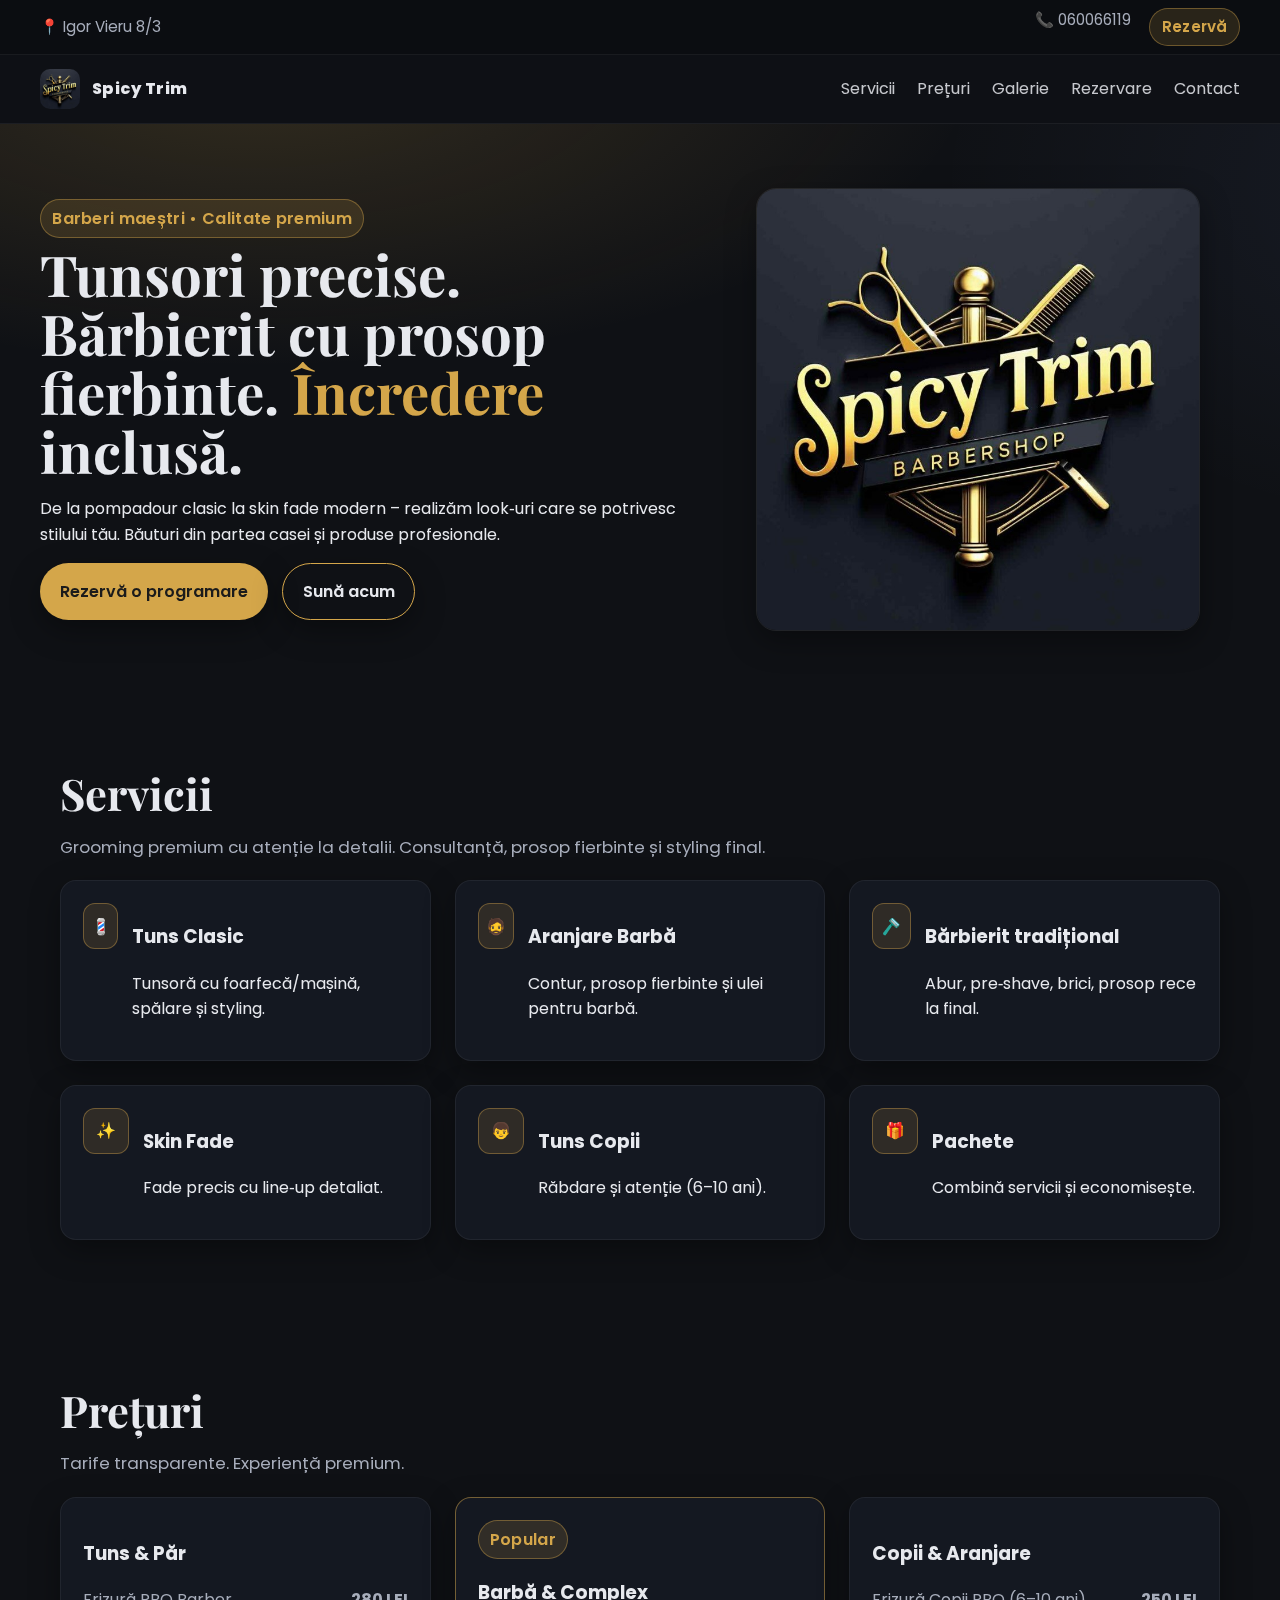
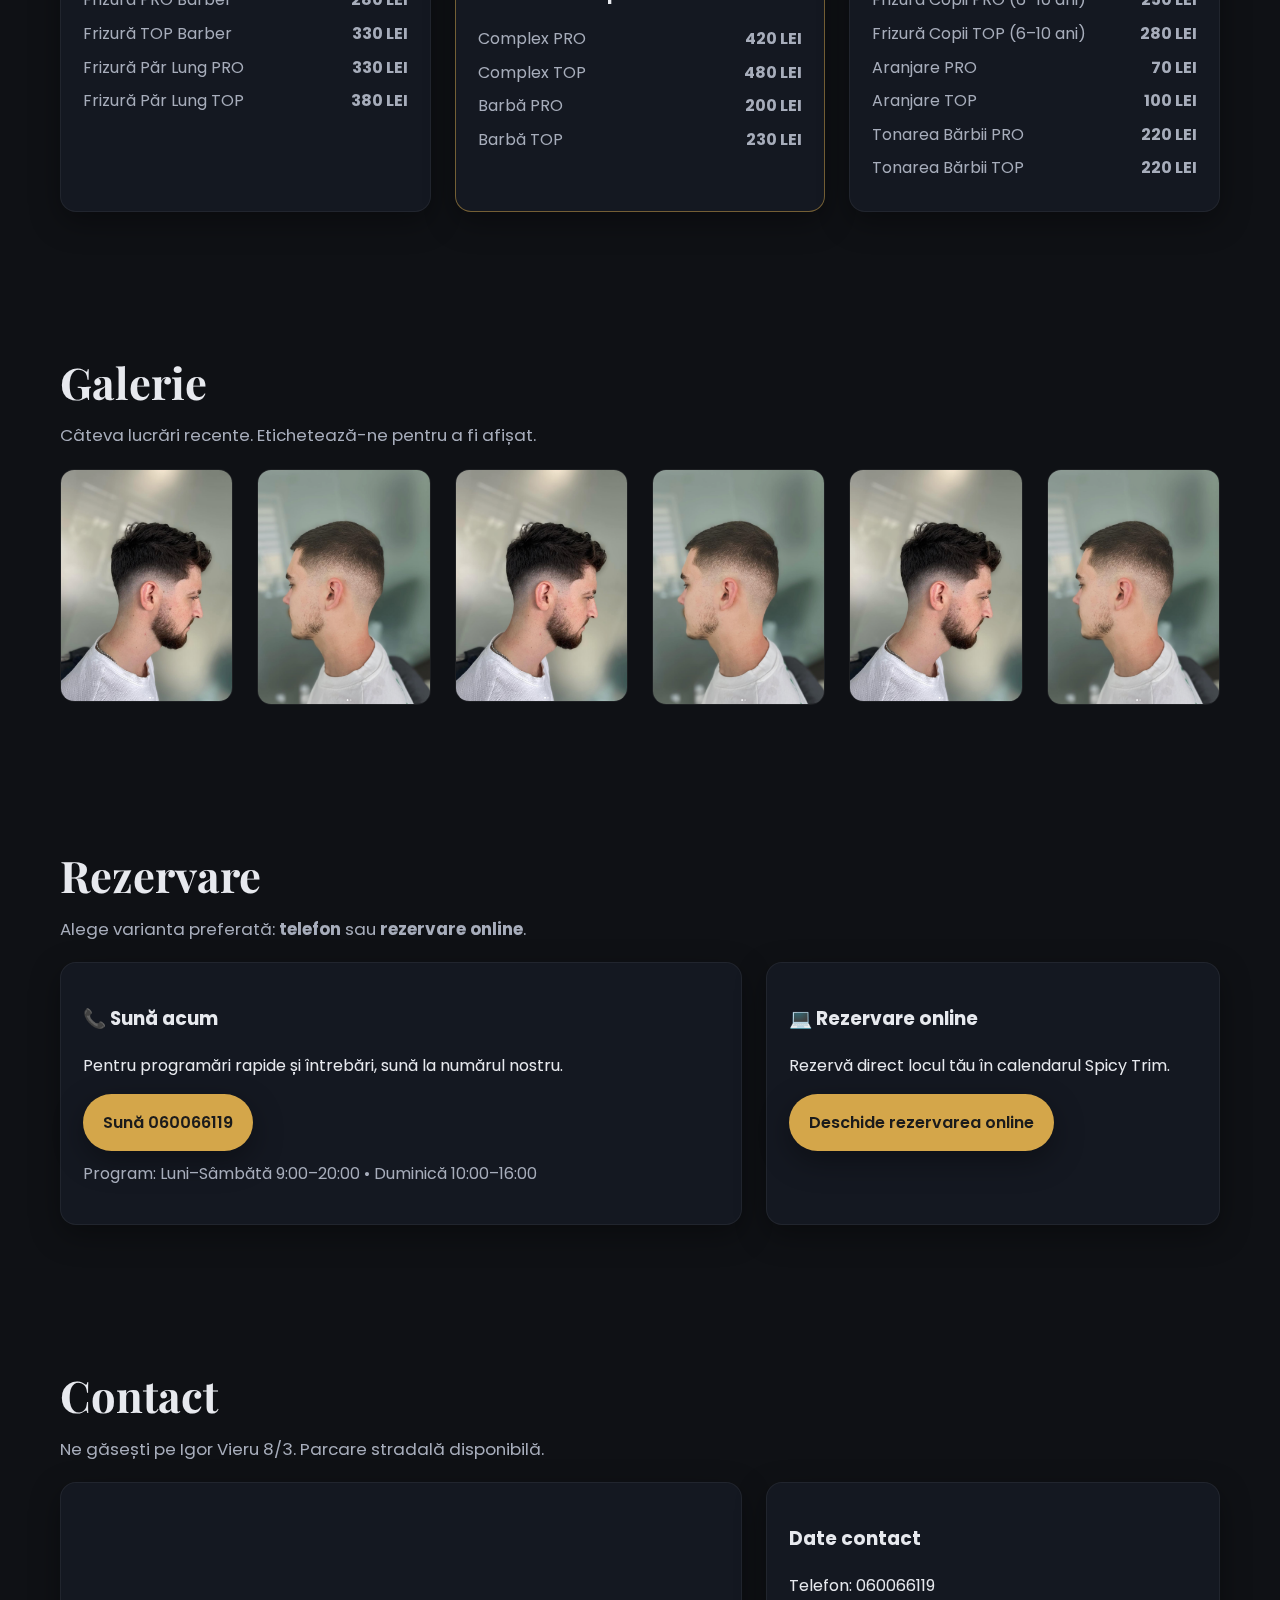
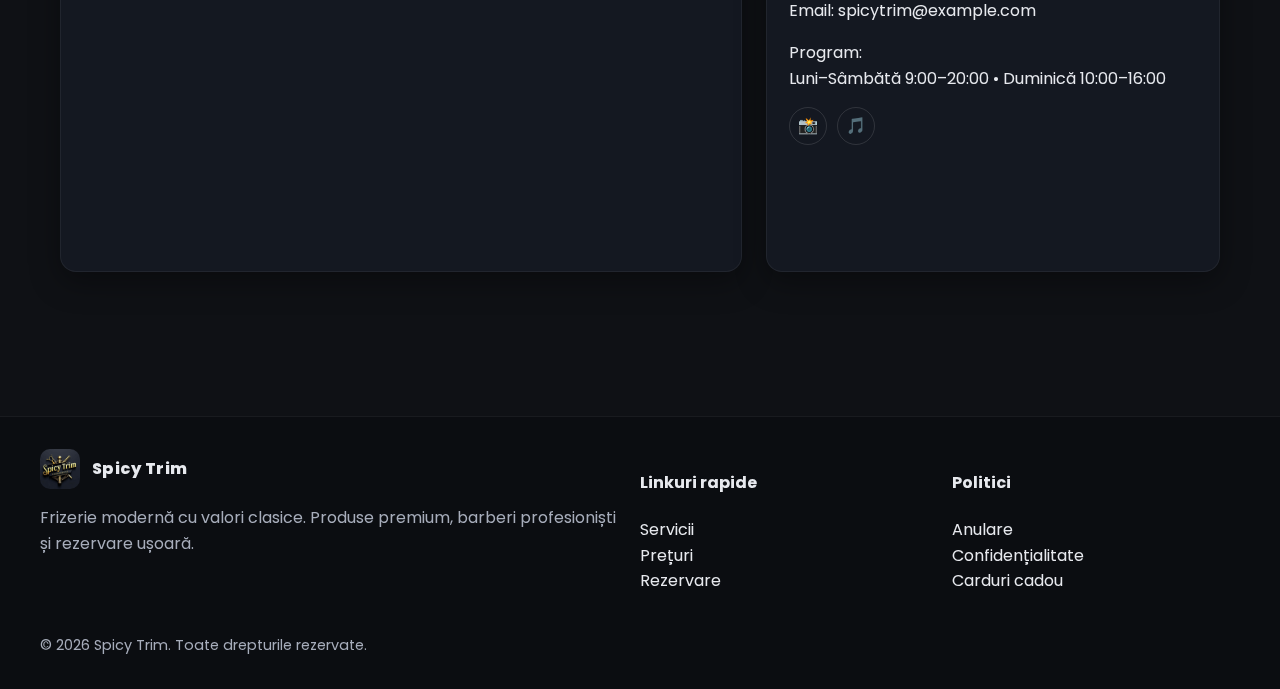
<file: index.html>
<!DOCTYPE html>
<html lang="ro">
<head>
  <meta charset="utf-8" />
  <meta name="viewport" content="width=device-width, initial-scale=1" />
  <title>Spicy Trim – Tunsori & Bărbierit cu prosop fierbinte</title>
  <meta name="description" content="Spicy Trim – Frizerie premium pe Igor Vieru 8/3. Tunsori, aranjare barbă, bărbierit cu prosop fierbinte. Rezervă online sau sună 060066119." />

  <!-- ====== Quick Theme Variables (edit these) ====== -->
  <style>
    :root{
      --bg:#0f1115;          /* page background */
      --bg-alt:#141821;      /* cards/sections */
      --text:#e7e9ee;        /* primary text */
      --muted:#a7adbb;       /* secondary text */
      --brand:#d4a64a;       /* gold accent */
      --brand-2:#9e7a2b;     /* darker accent */
      --error:#ef4444;
      --radius:16px;
      --shadow:0 10px 30px rgba(0,0,0,.35);
      --max:1200px;          /* content width */
      --font:"Poppins", system-ui, -apple-system, Segoe UI, Roboto, Ubuntu, Cantarell, Noto Sans, Helvetica, Arial, "Apple Color Emoji","Segoe UI Emoji";
      --font-display:"Playfair Display", Georgia, "Times New Roman", serif;
    }
    @media (prefers-reduced-motion:no-preference){html{scroll-behavior:smooth}}
    *{box-sizing:border-box}
    html,body{height:100%}
    body{margin:0;background:var(--bg);color:var(--text);font-family:var(--font);line-height:1.6}
    img{max-width:100%;display:block}
    a{color:inherit;text-decoration:none}
    .container{max-width:var(--max);margin-inline:auto;padding-inline:20px}
    .btn{display:inline-flex;align-items:center;gap:.6rem;padding:.9rem 1.2rem;border-radius:999px;background:var(--brand);color:#1b1b1b;font-weight:600;border:1px solid transparent;box-shadow:var(--shadow)}
    .btn:hover{filter:brightness(.95)}
    .btn.ghost{background:transparent;border-color:var(--brand);color:var(--text)}
    .badge{display:inline-block;padding:.35rem .7rem;border-radius:999px;background:rgba(212,166,74,.15);border:1px solid rgba(212,166,74,.4);color:var(--brand);font-weight:600;letter-spacing:.02em}
    .section{padding:72px 0}
    .section h2{font-family:var(--font-display);font-weight:700;font-size:clamp(28px,3.4vw,44px);line-height:1.2;margin:0 0 14px}
    .section p.lead{color:var(--muted);font-size:1.05rem;margin:0 0 20px}
    .grid{display:grid;gap:24px}
    .card{background:var(--bg-alt);border:1px solid rgba(255,255,255,.06);border-radius:var(--radius);box-shadow:var(--shadow)}
    .card .pad{padding:22px}

    /* ===== Top Bar & Nav ===== */
    .topbar{background:#0b0d11;border-bottom:1px solid rgba(255,255,255,.06);font-size:.95rem}
    .topbar .wrap{display:flex;gap:16px;align-items:center;justify-content:space-between;padding:8px 0;color:var(--muted)}
    .topbar .contact{display:flex;gap:18px;flex-wrap:wrap}
    .nav{position:sticky;top:0;z-index:50;background:rgba(15,17,21,.72);backdrop-filter:saturate(140%) blur(12px);border-bottom:1px solid rgba(255,255,255,.06)}
    .nav .wrap{display:flex;align-items:center;justify-content:space-between;padding:14px 0}
    .brand{display:flex;align-items:center;gap:12px;font-weight:800;letter-spacing:.03em}
    .brand .mark{width:40px;height:40px;border-radius:10px;background:linear-gradient(135deg,var(--brand),var(--brand-2));display:grid;place-items:center;overflow:hidden}
    .brand .mark img{width:100%;height:100%;object-fit:cover}
    .links{display:flex;gap:22px;align-items:center}
    .links a{opacity:.85}
    .links a:hover{opacity:1}
    .burger{display:none}

    /* ===== Hero ===== */
    .hero{position:relative;isolation:isolate;background:radial-gradient(1200px 500px at 20% -10%,rgba(212,166,74,.18),transparent 60%),radial-gradient(1000px 600px at 120% 10%,rgba(136,165,255,.08),transparent 60%)}
    .hero .wrap{display:grid;grid-template-columns:1.1fr .9fr;gap:36px;align-items:center;padding:48px 0}
    .hero h1{font-family:var(--font-display);font-size:clamp(34px,4.4vw,68px);line-height:1.05;margin:0 0 10px}
    .hero .kicker{margin-bottom:6px}
    .hero .cta{display:flex;gap:14px;flex-wrap:wrap;margin-top:16px}
    .hero .photo{position:relative}
    .hero .photo .frame{border-radius:20px;overflow:hidden;border:1px solid rgba(255,255,255,.08);box-shadow:var(--shadow)}

    /* ===== Services ===== */
    .services .cards{grid-template-columns:repeat(3,1fr)}
    .service{display:flex;gap:14px}
    .service .icon{width:46px;height:46px;border-radius:12px;background:rgba(212,166,74,.14);display:grid;place-items:center;border:1px solid rgba(212,166,74,.4)}

    /* ===== Pricing ===== */
    .pricing .plans{grid-template-columns:repeat(3,1fr)}
    .price{font-size:1.6rem;font-weight:800;color:var(--brand)}
    .plans .card ul{margin:14px 0 0;padding:0;list-style:none;color:var(--muted)}
    .plans .card li{display:flex;gap:10px;margin:8px 0;justify-content:space-between}

    /* ===== Gallery ===== */
    .gallery .grid{grid-template-columns:repeat(6,1fr)}
    .gallery img{border-radius:14px;border:1px solid rgba(255,255,255,.06)}

    /* ===== Booking & Testimonials ===== */
    .booking .wrap{display:grid;grid-template-columns:1.2fr .8fr;gap:24px;align-items:stretch}
    form{display:grid;gap:12px}
    input,select,textarea{background:#0d1016;border:1px solid rgba(255,255,255,.08);color:var(--text);padding:12px 14px;border-radius:12px;font:inherit}
    label{font-size:.95rem;color:var(--muted)}
    .error{display:none;color:var(--error);font-size:.9rem}

    /* ===== Footer ===== */
    footer{background:#0b0d11;margin-top:72px;border-top:1px solid rgba(255,255,255,.06)}
    .footer-grid{display:grid;grid-template-columns:2fr 1fr 1fr;gap:24px}
    .social{display:flex;gap:10px}
    .social a{display:inline-grid;place-items:center;width:38px;height:38px;border-radius:999px;border:1px solid rgba(255,255,255,.12)}
    .legal{color:var(--muted);font-size:.9rem;margin-top:24px}

    /* ===== Responsive ===== */
    @media (max-width: 1024px){
      .hero .wrap{grid-template-columns:1fr}
      .services .cards,.pricing .plans{grid-template-columns:repeat(2,1fr)}
      .gallery .grid{grid-template-columns:repeat(3,1fr)}
      .booking .wrap{grid-template-columns:1fr}
      .footer-grid{grid-template-columns:1fr 1fr}
    }
    @media (max-width: 680px){
      .links{display:none}
      .burger{display:inline-flex}
      .services .cards,.pricing .plans{grid-template-columns:1fr}
      .gallery .grid{grid-template-columns:repeat(2,1fr)}
      .footer-grid{grid-template-columns:1fr}
    }
  </style>

  <link rel="preconnect" href="https://fonts.googleapis.com">
  <link rel="preconnect" href="https://fonts.gstatic.com" crossorigin>
  <link href="https://fonts.googleapis.com/css2?family=Poppins:wght@300;400;500;600;700;800&family=Playfair+Display:wght@600;700&display=swap" rel="stylesheet">
</head>
<body>
  <!-- ===== Topbar ===== -->
  <div class="topbar">
    <div class="container wrap">
      <div class="contact">
        <span>📍 Igor Vieru 8/3</span>
      </div>
      <div class="contact">
        <a href="tel:060066119">📞 060066119</a>
        <a href="#booking" class="badge">Rezervă</a>
      </div>
    </div>
  </div>

  <!-- ===== Navigation ===== -->
  <nav class="nav">
    <div class="container wrap">
      <a class="brand" href="#home">
        <span class="mark"><img src="logo.jpg" alt="Spicy Trim"></span>
        <span>Spicy Trim</span>
      </a>
      <div class="links">
        <a href="#services">Servicii</a>
        <a href="#pricing">Prețuri</a>
        <a href="#gallery">Galerie</a>
        <a href="#booking">Rezervare</a>
        <a href="#contact">Contact</a>
      </div>
      <button class="burger btn ghost" aria-label="Deschide meniul" onclick="toggleMenu()">Meniu</button>
    </div>
  </nav>

  <!-- ===== Hero ===== -->
  <header id="home" class="hero">
    <div class="container wrap">
      <div>
        <div class="badge kicker">Barberi maeștri • Calitate premium</div>
        <h1>Tunsori precise. Bărbierit cu prosop fierbinte. <span style="color:var(--brand)">Încredere</span> inclusă.</h1>
        <p class="lead">De la pompadour clasic la skin fade modern – realizăm look‑uri care se potrivesc stilului tău. Băuturi din partea casei și produse profesionale.</p>
        <div class="cta">
          <a class="btn" href="#booking">Rezervă o programare</a>
          <a class="btn ghost" href="tel:060066119">Sună acum</a>
        </div>
      </div>
      <div class="photo">
        <figure class="frame">
          <img src="logo.jpg" alt="Bărbierit cu prosop fierbinte" />
        </figure>
      </div>
    </div>
  </header>

  <!-- ===== Services ===== -->
  <section id="services" class="section services">
    <div class="container">
      <h2>Servicii</h2>
      <p class="lead">Grooming premium cu atenție la detalii. Consultanță, prosop fierbinte și styling final.</p>
      <div class="grid cards">
        <div class="card"><div class="pad service">
          <div class="icon">💈</div>
          <div>
            <h3>Tuns Clasic</h3>
            <p class="muted">Tunsoră cu foarfecă/mașină, spălare și styling.</p>
          </div>
        </div></div>
        <div class="card"><div class="pad service">
          <div class="icon">🧔</div>
          <div>
            <h3>Aranjare Barbă</h3>
            <p class="muted">Contur, prosop fierbinte și ulei pentru barbă.</p>
          </div>
        </div></div>
        <div class="card"><div class="pad service">
          <div class="icon">🪒</div>
          <div>
            <h3>Bărbierit tradițional</h3>
            <p class="muted">Abur, pre‑shave, brici, prosop rece la final.</p>
          </div>
        </div></div>
        <div class="card"><div class="pad service">
          <div class="icon">✨</div>
          <div>
            <h3>Skin Fade</h3>
            <p class="muted">Fade precis cu line‑up detaliat.</p>
          </div>
        </div></div>
        <div class="card"><div class="pad service">
          <div class="icon">👦</div>
          <div>
            <h3>Tuns Copii</h3>
            <p class="muted">Răbdare și atenție (6–10 ani).</p>
          </div>
        </div></div>
        <div class="card"><div class="pad service">
          <div class="icon">🎁</div>
          <div>
            <h3>Pachete</h3>
            <p class="muted">Combină servicii și economisește.</p>
          </div>
        </div></div>
      </div>
    </div>
  </section>

  <!-- ===== Pricing ===== -->
  <section id="pricing" class="section pricing">
    <div class="container">
      <h2>Prețuri</h2>
      <p class="lead">Tarife transparente. Experiență premium.</p>
      <div class="grid plans">
        <div class="card"><div class="pad">
          <h3>Tuns & Păr</h3>
          <ul>
            <li><span>Frizură PRO Barber</span> <strong>280 LEI</strong></li>
            <li><span>Frizură TOP Barber</span> <strong>330 LEI</strong></li>
            <li><span>Frizură Păr Lung PRO</span> <strong>330 LEI</strong></li>
            <li><span>Frizură Păr Lung TOP</span> <strong>380 LEI</strong></li>
          </ul>
        </div></div>
        <div class="card" style="border-color:rgba(212,166,74,.5)"><div class="pad">
          <div class="badge">Popular</div>
          <h3>Barbă & Complex</h3>
          <ul>
            <li><span>Complex PRO</span> <strong>420 LEI</strong></li>
            <li><span>Complex TOP</span> <strong>480 LEI</strong></li>
            <li><span>Barbă PRO</span> <strong>200 LEI</strong></li>
            <li><span>Barbă TOP</span> <strong>230 LEI</strong></li>
          </ul>
        </div></div>
        <div class="card"><div class="pad">
          <h3>Copii & Aranjare</h3>
          <ul>
            <li><span>Frizură Copii PRO (6–10 ani)</span> <strong>250 LEI</strong></li>
            <li><span>Frizură Copii TOP (6–10 ani)</span> <strong>280 LEI</strong></li>
            <li><span>Aranjare PRO</span> <strong>70 LEI</strong></li>
            <li><span>Aranjare TOP</span> <strong>100 LEI</strong></li>
            <li><span>Tonarea Bărbii PRO</span> <strong>220 LEI</strong></li>
            <li><span>Tonarea Bărbii TOP</span> <strong>220 LEI</strong></li>
          </ul>
        </div></div>
      </div>
    </div>
  </section>

  <!-- ===== Gallery ===== -->
  <section id="gallery" class="section gallery">
    <div class="container">
      <h2>Galerie</h2>
      <p class="lead">Câteva lucrări recente. Etichetează-ne pentru a fi afișat.</p>
      <div class="grid">
        <img src="creatie1.png" alt="Fade haircut">
        <img src="creatie2.png" alt="Classic cut">
        <img src="creatie1.png" alt="Beard trim">
        <img src="creatie2.png" alt="Pompadour">
        <img src="creatie1.png" alt="Straight razor shave">
        <img src="creatie2.png" alt="Crew cut">
      </div>
    </div>
  </section>

  <!-- ===== Booking ===== -->
  <section id="booking" class="section booking">
    <div class="container">
      <h2>Rezervare</h2>
      <p class="lead">Alege varianta preferată: <strong>telefon</strong> sau <strong>rezervare online</strong>.</p>

      <div class="wrap" style="display:grid;grid-template-columns:1.2fr .8fr;gap:24px;align-items:stretch">
        <!-- Varianta 1: Sună -->
        <div class="card"><div class="pad">
          <h3>📞 Sună acum</h3>
          <p>Pentru programări rapide și întrebări, sună la numărul nostru.</p>
          <a class="btn" href="tel:060066119">Sună 060066119</a>
          <p style="color:var(--muted);margin-top:10px">Program: Luni–Sâmbătă 9:00–20:00 • Duminică 10:00–16:00</p>
        </div></div>

        <!-- Varianta 2: Online -->
        <div class="card"><div class="pad">
          <h3>💻 Rezervare online</h3>
          <p>Rezervă direct locul tău în calendarul Spicy Trim.</p>
          <a class="btn" href="https://n1381584.alteg.io" target="_blank" rel="noopener">Deschide rezervarea online</a>
          <!-- Dacă dorești embed în pagină, putem integra un widget aici (dacă platforma îl oferă). -->
        </div></div>
      </div>
    </div>
  </section>

  <!-- ===== Contact ===== -->
  <section id="contact" class="section">
    <div class="container">
      <h2>Contact</h2>
      <p class="lead">Ne găsești pe Igor Vieru 8/3. Parcare stradală disponibilă.</p>
      <div class="grid" style="grid-template-columns:1.2fr .8fr">
        <div class="card"><div class="pad" style="padding:0">
          <iframe title="Hartă" width="100%" height="380" style="border:0;border-radius:var(--radius)" loading="lazy" allowfullscreen
            src="https://www.google.com/maps?q=Igor%20Vieru%208%2F3&output=embed"></iframe>
        </div></div>
        <div class="card"><div class="pad">
          <h3>Date contact</h3>
          <p>Telefon: <a href="tel:060066119">060066119</a><br>
          Email: <a href="mailto:spicytrim@example.com">spicytrim@example.com</a></p>
          <p>Program:<br>Luni–Sâmbătă 9:00–20:00 • Duminică 10:00–16:00</p>
          <div class="social">
            <a href="https://www.instagram.com/spicytrim_barbershopp?igsh=MWJ3OTRkZDg5c28xZA==" aria-label="Instagram">📸</a>
            <a href="https://www.tiktok.com/@spicy.trim.barber?_t=ZM-8zL8x0tQ3Iz&_r=1" aria-label="TikTok">🎵</a>
          </div>
        </div></div>
      </div>
    </div>
  </section>

  <!-- ===== Footer ===== -->
  <footer>
    <div class="container section" style="padding:32px 0">
      <div class="footer-grid">
        <div>
          <div class="brand"><span class="mark"><img src="logo.jpg" alt="Spicy Trim"></span><span>Spicy Trim</span></div>
          <p style="color:var(--muted);max-width:60ch">Frizerie modernă cu valori clasice. Produse premium, barberi profesioniști și rezervare ușoară.</p>
        </div>
        <div>
          <h4>Linkuri rapide</h4>
          <p><a href="#services">Servicii</a><br><a href="#pricing">Prețuri</a><br><a href="#booking">Rezervare</a></p>
        </div>
        <div>
          <h4>Politici</h4>
          <p><a href="#">Anulare</a><br><a href="#">Confidențialitate</a><br><a href="#">Carduri cadou</a></p>
        </div>
      </div>
      <div class="legal">© <span id="year"></span> Spicy Trim. Toate drepturile rezervate.</div>
    </div>
  </footer>

  <!-- ===== Minimal JS ===== -->
  <script>
    function toggleMenu(){
      const links = document.querySelector('.links');
      if(!links) return;
      links.style.display = links.style.display === 'flex' ? 'none' : 'flex';
      links.style.flexDirection = 'column';
      links.style.gap = '14px';
      links.style.padding = '14px 0';
    }

    function handleSubmit(e){
      e.preventDefault();
      const required = ['service','name','phone','date','time'];
      const missing = required.some(id => !document.getElementById(id).value);
      const err = document.getElementById('err');
      if(missing){ err.style.display = 'block'; return false; }
      err.style.display = 'none';
      const data = {
        service: document.getElementById('service').value,
        name: document.getElementById('name').value,
        phone: document.getElementById('phone').value,
        date: document.getElementById('date').value,
        time: document.getElementById('time').value,
        notes: document.getElementById('notes').value
      };
      alert(`Mulțumim, ${data.name}! Îți confirmăm prin SMS programarea pentru ${data.service} pe ${data.date} la ${data.time}.`);
      e.target.reset();
      return false;
    }

    document.getElementById('year').textContent = new Date().getFullYear();
  </script>
</body>
</html>
</file>
